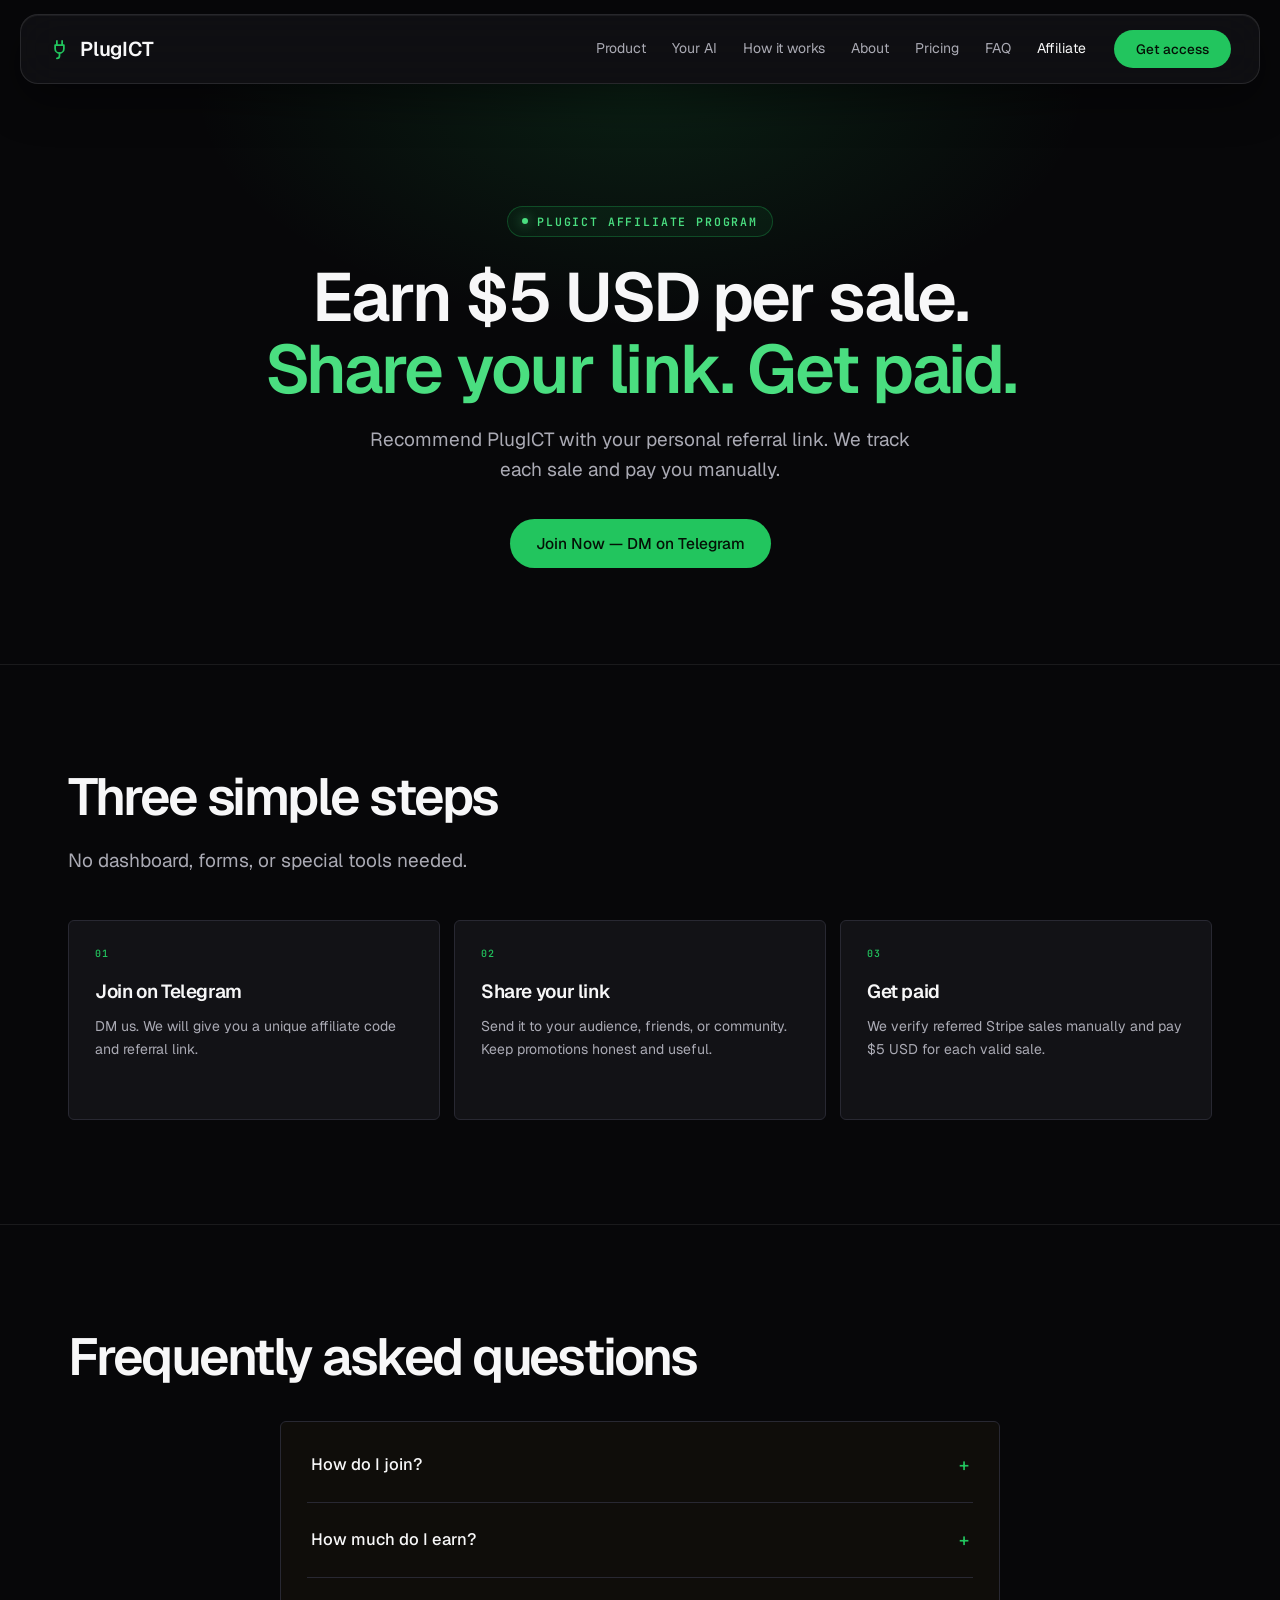
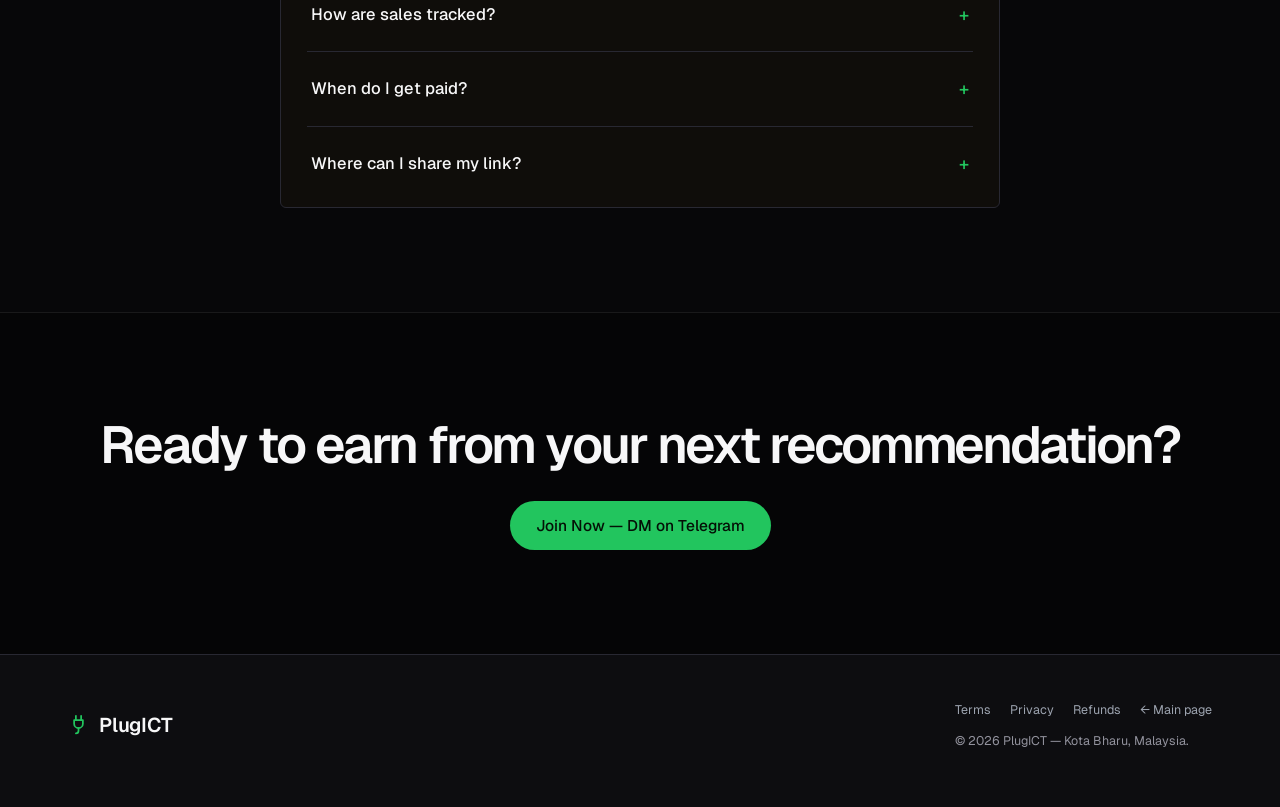
<file: affiliate.html>
<!DOCTYPE html>
<html lang="en">
<head>
<meta charset="utf-8">
<meta name="viewport" content="width=device-width, initial-scale=1">
<meta name="theme-color" content="#0a0a0a">
<link rel="icon" href="data:image/svg+xml,<svg xmlns='http://www.w3.org/2000/svg' viewBox='0 0 24 24' fill='none' stroke='%2322c55e' stroke-width='2' stroke-linecap='round' stroke-linejoin='round'><path d='M9 2v5'/><path d='M15 2v5'/><path d='M7 7h10v4a5 5 0 0 1-10 0V7z'/><path d='M12 16v3a3 3 0 0 1-3 3'/></svg>">
<title>PlugICT Affiliate Program</title>
<meta name="description" content="Earn $5 USD for every PlugICT sale you refer.">
<link rel="canonical" href="https://plugict.com/affiliate">
<link rel="preconnect" href="https://fonts.googleapis.com">
<link rel="preconnect" href="https://fonts.gstatic.com" crossorigin>
<link href="https://fonts.googleapis.com/css2?family=Geist:wght@300;400;500;600;700&family=JetBrains+Mono:wght@400;500;600&display=swap" rel="stylesheet">
<style>
  :root{
    --paper:#070709; --paper-alt:#0d0d10; --card:#121216;
    --dark:#050506; --dark-line:#282832;
    --ink:#f7f7f8; --ink-soft:#aaaab4; --ink-mut:#92929d;
    --line:#282832; --line-soft:rgba(255,255,255,.08);
    --terracotta:#22c55e; --terracotta-bright:#4ade80; --terracotta-deep:#16a34a;
    --ember-glow:rgba(34,197,94,.24); --spot:rgba(34,197,94,.06);
    --maxw:1200px;
    --sans:'Geist','Inter',system-ui,-apple-system,BlinkMacSystemFont,"Segoe UI",Roboto,Helvetica,Arial,sans-serif;
    --mono:'JetBrains Mono','IBM Plex Mono',ui-monospace,SFMono-Regular,Menlo,Consolas,monospace;
  }
  *{box-sizing:border-box;margin:0}
  html{scroll-behavior:smooth}
  body{background:var(--paper);color:var(--ink);font:400 17px/1.65 var(--sans);-webkit-font-smoothing:antialiased}
  a{color:inherit}
  em{font-style:normal;color:var(--terracotta-bright)}
  .wrap{max-width:var(--maxw);margin:0 auto;padding:0 28px}

  /* ── nav: glassmorphism floating card, matches the main page ── */
  nav{position:sticky;top:14px;z-index:20;width:calc(100% - 40px);max-width:1280px;margin:14px auto 0;
    border-radius:18px;border:1px solid rgba(255,255,255,.1);
    background:rgba(22,22,27,.55);backdrop-filter:blur(20px) saturate(160%);-webkit-backdrop-filter:blur(20px) saturate(160%);
    box-shadow:0 16px 44px rgba(0,0,0,.42), inset 0 1px 0 rgba(255,255,255,.06)}
  nav .wrap{display:flex;align-items:center;justify-content:space-between;height:68px;max-width:100%}
  .brand{display:flex;align-items:center;gap:10px;font:600 20px var(--sans);letter-spacing:-.01em;text-decoration:none}
  .brand .mark{width:21px;height:21px;flex-shrink:0;color:var(--terracotta)}
  .nav-right{display:flex;align-items:center;gap:28px}
  .navlinks{display:flex;gap:26px;align-items:center;font-size:14px}
  .navlinks a{color:var(--ink-soft);text-decoration:none;transition:color .2s}
  .navlinks a:hover,.navlinks a[aria-current]{color:var(--ink)}
  .btn{display:inline-flex;align-items:center;gap:9px;text-decoration:none;cursor:pointer;
    font:500 15.5px var(--sans);padding:14px 26px;border-radius:999px;border:none;
    transition:transform .15s ease,background .2s,border-color .2s,color .2s}
  .btn.primary{background:var(--terracotta);color:#041006;box-shadow:none}
  .btn.primary:hover{background:var(--terracotta-bright);box-shadow:0 0 32px rgba(34,197,94,.18);transform:translateY(-2px)}
  .btn.small{padding:10px 22px;font-size:13.5px;font-weight:500}
  .btn.ghost{background:rgba(255,255,255,.025);color:var(--ink);border:1.5px solid var(--line)}
  .btn.ghost:hover{background:#151519;border-color:#4b4b58;color:var(--ink);transform:translateY(-2px)}
  .btn:focus-visible{outline:2px solid var(--terracotta);outline-offset:3px}
  .nav-toggle{display:none;background:none;border:none;color:var(--ink);cursor:pointer;padding:8px;margin:-8px;line-height:0}
  .nav-toggle svg{width:26px;height:26px;display:block}
  .nav-toggle:focus-visible{outline:2px solid var(--terracotta);outline-offset:2px;border-radius:6px}
  @media(max-width:960px){
    .nav-toggle{display:grid;place-items:center}
    .navlinks{position:absolute;top:68px;left:0;right:0;display:flex;flex-direction:column;align-items:flex-start;gap:0;
      padding:14px 22px 20px;background:rgba(22,22,27,.9);backdrop-filter:blur(20px) saturate(160%);-webkit-backdrop-filter:blur(20px) saturate(160%);
      border:1px solid rgba(255,255,255,.1);border-top:0;border-radius:0 0 18px 18px;
      transform:translateY(-130%);opacity:0;visibility:hidden;pointer-events:none;
      transition:transform .22s ease,opacity .22s ease,visibility 0s linear .22s}
    .navlinks a{width:100%;padding:12px 0;border-bottom:1px solid rgba(255,255,255,.055)}
    .navlinks a:last-child{border-bottom:0}
    nav.nav-open .navlinks{transform:translateY(0);opacity:1;visibility:visible;pointer-events:auto;transition-delay:0s}
  }
  @media(max-width:720px){
    nav{width:calc(100% - 24px);top:10px;margin-top:10px;border-radius:14px}
    .navlinks{border-radius:0 0 14px 14px}
    nav .wrap{height:64px;padding:0 12px}
    .brand{font-size:18px;gap:8px}
    .brand .mark{width:18px;height:18px}
    .nav-right{gap:6px}
    nav .btn.small{display:none}
    .nav-toggle{padding:4px;margin:0}
    .nav-toggle svg{width:22px;height:22px}
  }

  /* ── page sections ── */
  section{padding:104px 28px;border-top:1px solid var(--line-soft)}
  section h2{font:600 clamp(32px,4.2vw,52px)/1.08 var(--sans);letter-spacing:-.04em}
  .center{text-align:center}
  .center h2,.center .sub,.center .eyebrow{margin-left:auto;margin-right:auto}
  .eyebrow{display:inline-flex;align-items:center;gap:9px;font:600 11.5px var(--mono);letter-spacing:.16em;
    text-transform:uppercase;color:var(--terracotta-bright);border:1px solid rgba(34,197,94,.28);
    background:rgba(34,197,94,.07);padding:7px 14px;border-radius:999px}
  .eyebrow::before{content:"";width:6px;height:6px;border-radius:50%;background:var(--terracotta-bright);
    box-shadow:0 0 12px rgba(74,222,128,.8)}
  .sub{font-size:clamp(16px,1.5vw,19px);line-height:1.6;color:var(--ink-soft);max-width:560px;margin-top:20px}

  .hero{padding:120px 28px 96px;position:relative;overflow:hidden;border-top:none;
    background:radial-gradient(50% 60% at 50% 0%,rgba(34,197,94,.13),transparent 70%)}
  .hero h1{font:600 clamp(38px,5.4vw,68px)/1.06 var(--sans);letter-spacing:-.03em;max-width:820px;margin:24px auto 0}
  .hero .cta-row{margin-top:34px}

  .moves{display:grid;grid-template-columns:repeat(3,1fr);gap:14px;margin-top:44px}
  @media(max-width:820px){.moves{grid-template-columns:1fr}}
  .move-card{background:var(--card);border:1px solid var(--line);border-radius:6px;padding:26px;min-height:200px}
  .move-card .num{font:500 10px var(--mono);letter-spacing:.12em;color:var(--terracotta)}
  .move-card h3{font-weight:600;font-size:19px;letter-spacing:-.02em;margin-top:16px}
  .move-card p{margin-top:8px;font-size:14px;line-height:1.6;color:var(--ink-soft)}

  .faq{max-width:720px;margin:36px auto 0;background:#0F0D0A;border:1px solid var(--line);border-radius:6px;padding:6px 26px;text-align:left}
  .faq details:last-of-type{border-bottom:none}
  details{border-bottom:1px solid var(--line)}
  summary{cursor:pointer;list-style:none;padding:22px 4px;font-size:16.5px;font-weight:500;
    display:flex;justify-content:space-between;align-items:center;gap:14px}
  summary::-webkit-details-marker{display:none}
  summary .chev{color:var(--terracotta);font-size:18px;transition:transform .3s ease;flex-shrink:0}
  details[open] summary .chev{transform:rotate(45deg)}
  .faq-body{display:grid;grid-template-rows:0fr;transition:grid-template-rows .35s ease}
  details[open] .faq-body{grid-template-rows:1fr}
  .faq-body>div{overflow:hidden}
  .faq-body p{color:var(--ink-soft);font-size:15px;padding:0 4px 22px;line-height:1.7}

  .join{background:var(--dark)}

  footer{border-top:1px solid var(--line);padding:44px 28px 56px;background:var(--paper-alt)}
  footer .wrap{display:flex;justify-content:space-between;gap:34px;flex-wrap:wrap}
  footer .disc{color:var(--ink-mut);font-size:12.5px;max-width:560px;line-height:1.7}
  footer a{color:inherit}

  @media(max-width:760px){
    .hero{padding:88px 20px 72px}
    section{padding:72px 20px}
  }
</style>
</head>
<body>

<nav aria-label="Main">
  <div class="wrap">
    <a class="brand" href="/"><svg class="mark" viewBox="0 0 24 24" fill="none" stroke="currentColor" stroke-width="2" stroke-linecap="round" stroke-linejoin="round" aria-hidden="true"><path d="M9 2v5"/><path d="M15 2v5"/><path d="M7 7h10v4a5 5 0 0 1-10 0V7z"/><path d="M12 16v3a3 3 0 0 1-3 3"/></svg> PlugICT</a>
    <div class="nav-right">
      <div class="navlinks" id="navmenu">
        <a href="/#capabilities">Product</a>
        <a href="/#agents">Your AI</a>
        <a href="/#setup">How it works</a>
        <a href="/#about">About</a>
        <a href="/#pricing">Pricing</a>
        <a href="/#faq">FAQ</a>
        <a href="/affiliate" aria-current="page">Affiliate</a>
      </div>
      <a class="btn primary small" href="/#pricing">Get access</a>
      <button class="nav-toggle" type="button" aria-label="Open menu" aria-expanded="false" aria-controls="navmenu">
        <svg viewBox="0 0 24 24" fill="none" stroke="currentColor" stroke-width="2" stroke-linecap="round" aria-hidden="true"><path d="M3 6h18"/><path d="M3 12h18"/><path d="M3 18h18"/></svg>
      </button>
    </div>
  </div>
</nav>

<main>
  <header class="hero center">
    <div class="wrap">
      <div class="eyebrow">PlugICT affiliate program</div>
      <h1>Earn $5 USD per sale. <em>Share your link. Get paid.</em></h1>
      <p class="sub">Recommend PlugICT with your personal referral link. We track each sale and pay you manually.</p>
      <div class="cta-row"><a class="btn primary" href="https://t.me/plugict" target="_blank" rel="noopener noreferrer">Join Now — DM on Telegram</a></div>
    </div>
  </header>

  <section>
    <div class="wrap">
      <h2>Three simple steps</h2>
      <p class="sub">No dashboard, forms, or special tools needed.</p>
      <div class="moves">
        <div class="move-card"><div class="num">01</div><h3>Join on Telegram</h3><p>DM us. We will give you a unique affiliate code and referral link.</p></div>
        <div class="move-card"><div class="num">02</div><h3>Share your link</h3><p>Send it to your audience, friends, or community. Keep promotions honest and useful.</p></div>
        <div class="move-card"><div class="num">03</div><h3>Get paid</h3><p>We verify referred Stripe sales manually and pay $5 USD for each valid sale.</p></div>
      </div>
    </div>
  </section>

  <section>
    <div class="wrap">
      <h2>Frequently asked questions</h2>
      <div class="faq">
        <details><summary>How do I join? <span class="chev">+</span></summary>
          <div class="faq-body"><div><p>DM @plugict on Telegram. We will send your personal referral code and link.</p></div></div></details>
        <details><summary>How much do I earn? <span class="chev">+</span></summary>
          <div class="faq-body"><div><p>You earn $5 USD for every valid sale made through your referral link.</p></div></div></details>
        <details><summary>How are sales tracked? <span class="chev">+</span></summary>
          <div class="faq-body"><div><p>Your link saves your affiliate code in the buyer's browser. The code is attached to their Stripe checkout so we can verify it manually.</p></div></div></details>
        <details><summary>When do I get paid? <span class="chev">+</span></summary>
          <div class="faq-body"><div><p>Payment timing and method are agreed with you on Telegram. Refunded, disputed, or fraudulent sales do not qualify.</p></div></div></details>
        <details><summary>Where can I share my link? <span class="chev">+</span></summary>
          <div class="faq-body"><div><p>You can share it with relevant audiences. Do not spam, mislead buyers, or make false claims about PlugICT.</p></div></div></details>
      </div>
    </div>
  </section>

  <section class="join center">
    <div class="wrap">
      <h2>Ready to earn from your next recommendation?</h2>
      <div class="cta-row" style="margin-top:28px"><a class="btn primary" href="https://t.me/plugict" target="_blank" rel="noopener noreferrer">Join Now — DM on Telegram</a></div>
    </div>
  </section>
</main>

<footer>
  <div class="wrap">
    <a class="brand" href="/"><svg class="mark" viewBox="0 0 24 24" fill="none" stroke="currentColor" stroke-width="2" stroke-linecap="round" stroke-linejoin="round" aria-hidden="true"><path d="M9 2v5"/><path d="M15 2v5"/><path d="M7 7h10v4a5 5 0 0 1-10 0V7z"/><path d="M12 16v3a3 3 0 0 1-3 3"/></svg> PlugICT</a>
    <div class="disc">
      <div style="margin-bottom:10px">
        <a href="/tos.html" style="color:#9ca3af;text-decoration:none;margin-right:16px">Terms</a>
        <a href="/privacy.html" style="color:#9ca3af;text-decoration:none;margin-right:16px">Privacy</a>
        <a href="/refund.html" style="color:#9ca3af;text-decoration:none">Refunds</a>
        <a href="/" style="color:#9ca3af;text-decoration:none;margin-left:16px">← Main page</a>
      </div>
      © <span id="year"></span> PlugICT — Kota Bharu, Malaysia.
    </div>
  </div>
</footer>

<script>
document.getElementById('year').textContent=new Date().getFullYear();
(function(){
  const nav=document.querySelector('nav'), tog=document.querySelector('.nav-toggle'), menu=document.getElementById('navmenu');
  if(!nav||!tog||!menu) return;
  const isMobile=()=>matchMedia('(max-width:960px)').matches;
  const setOpen=(o,returnFocus=false)=>{nav.classList.toggle('nav-open',o); tog.setAttribute('aria-expanded',o?'true':'false');
    tog.setAttribute('aria-label',o?'Close menu':'Open menu');
    menu.inert=isMobile()&&!o;
    if(menu.inert)menu.setAttribute('aria-hidden','true');else menu.removeAttribute('aria-hidden');
    if(returnFocus)tog.focus();};
  setOpen(false);
  tog.addEventListener('click',()=>setOpen(!nav.classList.contains('nav-open')));
  document.querySelectorAll('#navmenu a').forEach(a=>a.addEventListener('click',()=>setOpen(false)));
  document.addEventListener('keydown',e=>{if(e.key==='Escape'&&nav.classList.contains('nav-open'))setOpen(false,true);});
  document.addEventListener('click',e=>{
    if(nav.classList.contains('nav-open') && !e.target.closest('.nav-right')) setOpen(false);});
  matchMedia('(min-width:961px)').addEventListener('change',e=>{if(e.matches)setOpen(false);});
})();
</script>
</body>
</html>
</file>
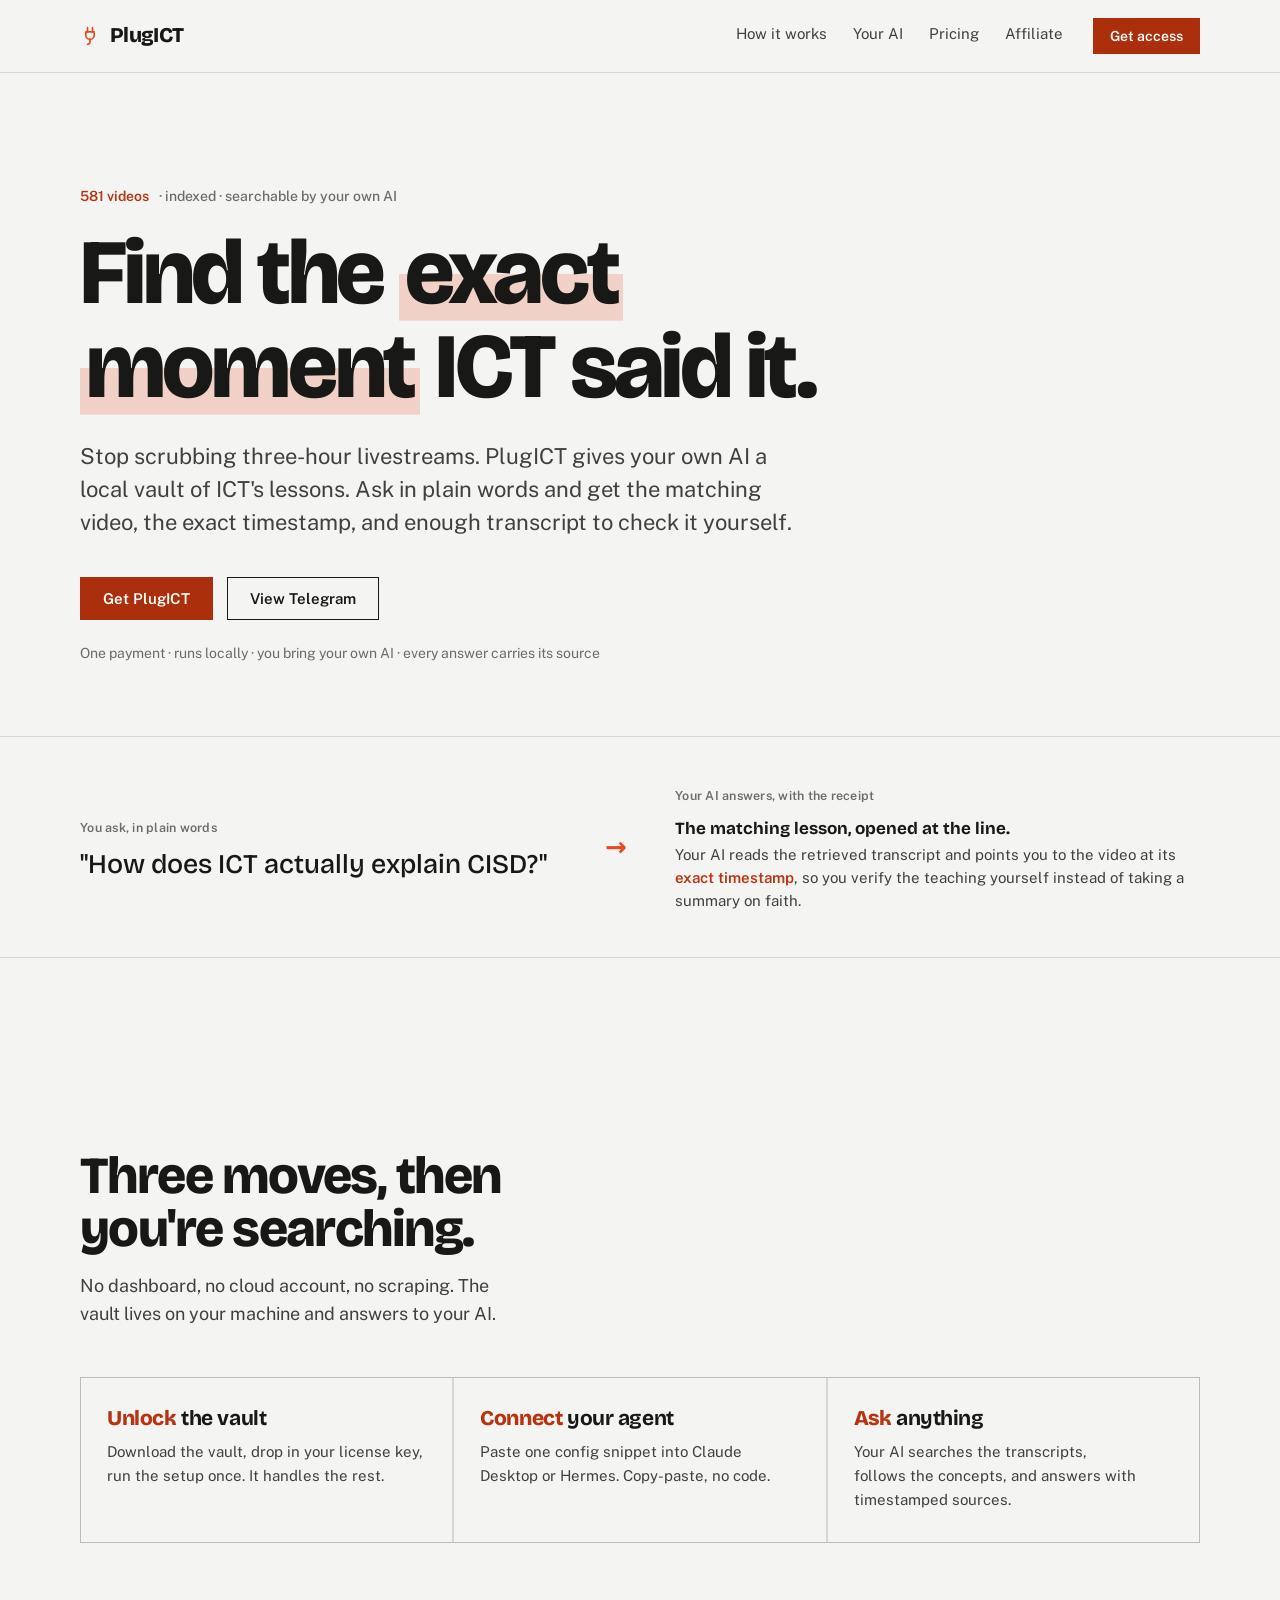
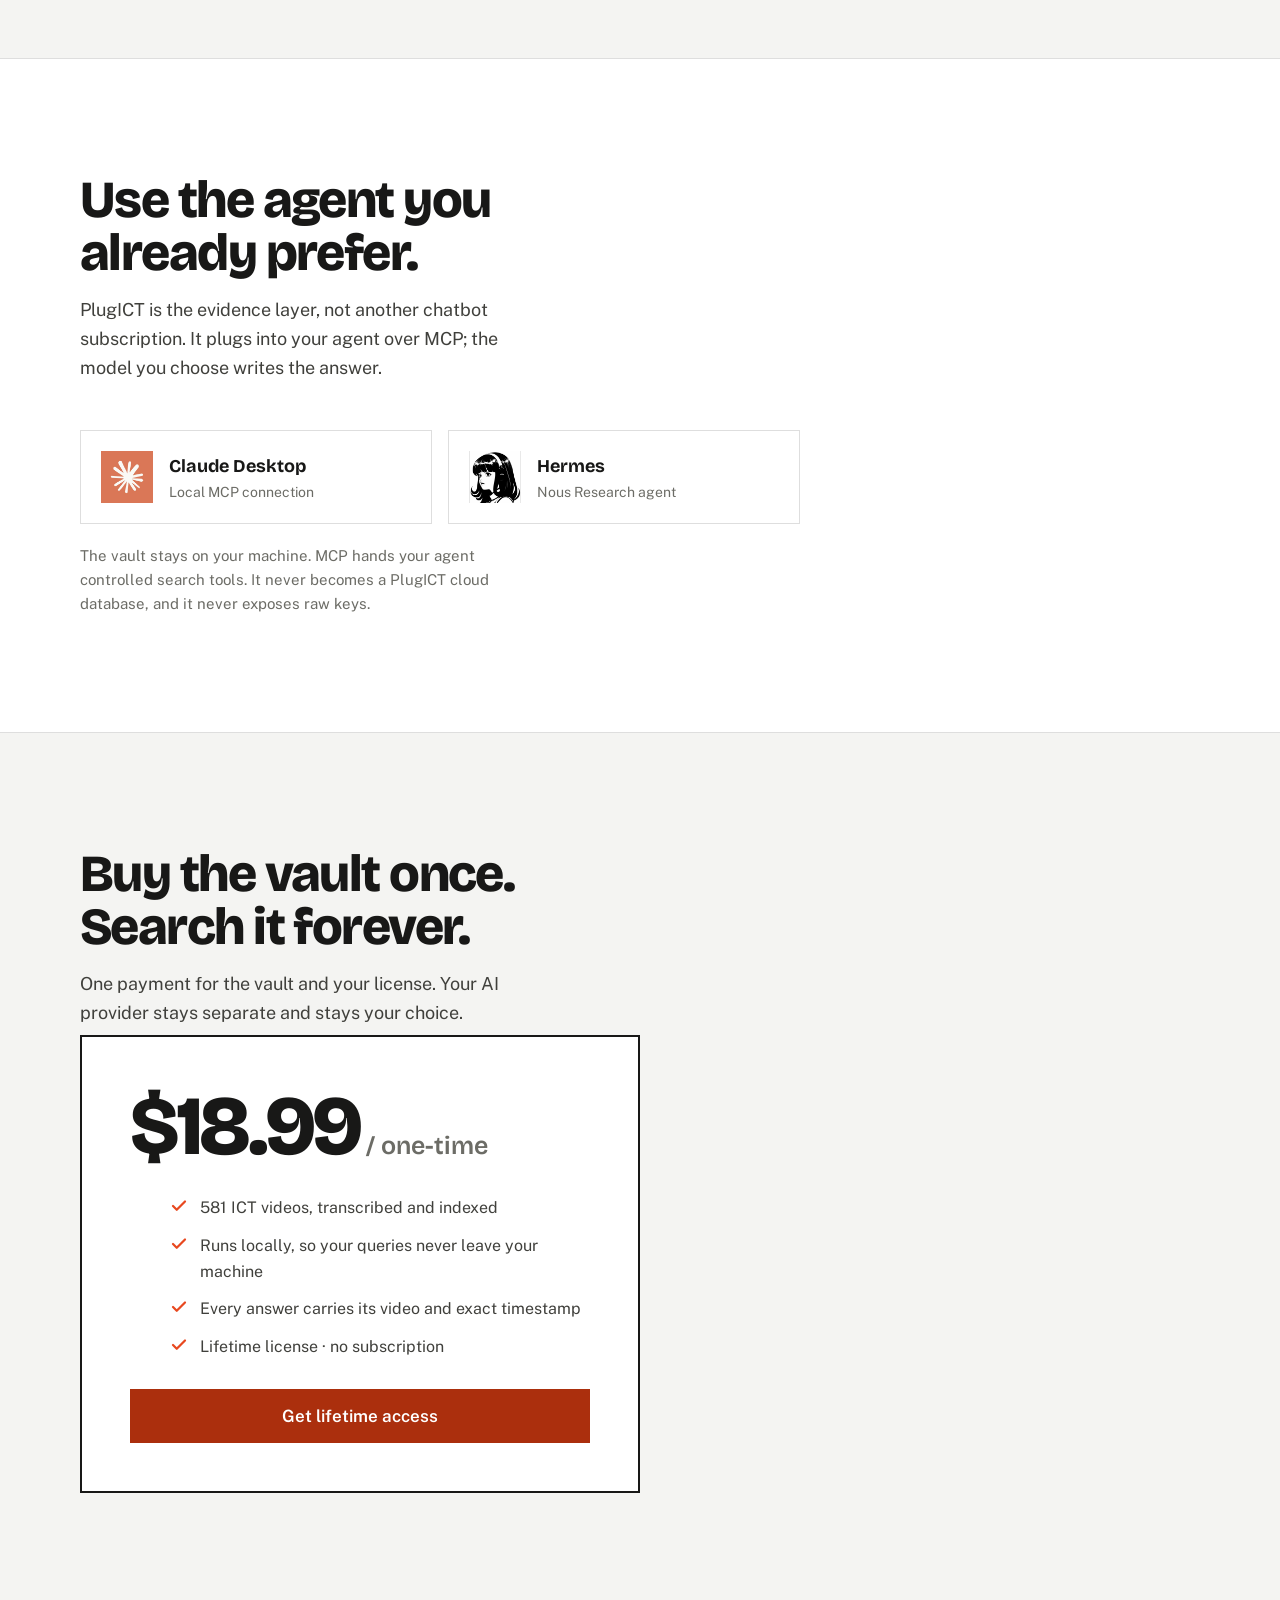
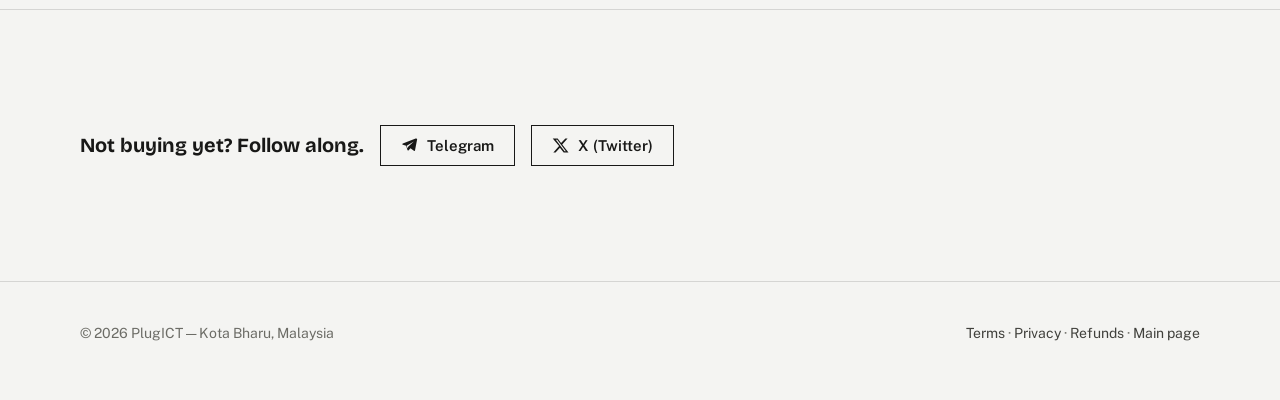
<file: impeccable-concept.html>
<!DOCTYPE html>
<html lang="en">
<head>
<meta charset="utf-8">
<meta name="viewport" content="width=device-width, initial-scale=1">
<meta name="theme-color" content="#f4f4f2">
<link rel="icon" href="data:image/svg+xml,<svg xmlns='http://www.w3.org/2000/svg' viewBox='0 0 24 24' fill='none' stroke='%23e8481f' stroke-width='2' stroke-linecap='round' stroke-linejoin='round'><path d='M9 2v5'/><path d='M15 2v5'/><path d='M7 7h10v4a5 5 0 0 1-10 0V7z'/><path d='M12 16v3a3 3 0 0 1-3 3'/></svg>">
<title>PlugICT — the exact moment ICT said it</title>
<meta name="description" content="581 ICT videos, made searchable by your own AI. Ask in plain words, get the exact video and timestamp. Runs locally. One payment.">
<link rel="preconnect" href="https://fonts.googleapis.com">
<link rel="preconnect" href="https://fonts.gstatic.com" crossorigin>
<link href="https://fonts.googleapis.com/css2?family=Bricolage+Grotesque:opsz,wght@12..96,500;12..96,700;12..96,800&family=Public+Sans:wght@400;500;600&display=swap" rel="stylesheet">
<style>
  :root{
    --bg:#f4f4f2;            /* true-neutral archive paper, not warm cream */
    --panel:#ffffff;
    --ink:#181817;           /* near-black */
    --ink-2:#40403c;         /* body — 8.5:1 on --bg */
    --ink-3:#6c6c66;         /* meta — still ≥4.5:1 */
    --line:rgba(24,24,23,.14);
    --line-2:rgba(24,24,23,.08);
    --mark:#e8481f;          /* the one committed accent: the highlighter signal */
    --mark-solid:#ab2f0d;    /* deeper accent for fills carrying white text (≥4.5:1) */
    --mark-ink:#b8330f;      /* accent text tone that keeps ≥4.5:1 on paper */
    --mark-wash:rgba(232,72,31,.20);
    --display:'Bricolage Grotesque','Public Sans',system-ui,sans-serif;
    --body:'Public Sans',system-ui,-apple-system,BlinkMacSystemFont,sans-serif;
    --z-nav:100;--z-menu:200;
  }
  *{box-sizing:border-box;margin:0}
  html{scroll-behavior:smooth}
  body{background:var(--bg);color:var(--ink-2);font:400 17px/1.6 var(--body);-webkit-font-smoothing:antialiased;overflow-x:hidden}
  a{color:inherit}
  h1,h2,h3{color:var(--ink);font-family:var(--display);font-weight:700;line-height:1.02;letter-spacing:-.02em;text-wrap:balance}
  p{text-wrap:pretty}
  .wrap{width:min(1120px,100% - 48px);margin-inline:auto}

  /* the signature move: a real highlighter marking the exact words */
  .mark{background:linear-gradient(var(--mark-wash),var(--mark-wash));
    background-size:100% 42%;background-position:0 88%;background-repeat:no-repeat;
    padding:0 .06em;color:var(--ink);box-decoration-break:clone;-webkit-box-decoration-break:clone}

  /* ── nav: solid, flat, no glass ── */
  nav{position:sticky;top:0;z-index:var(--z-nav);background:var(--bg);border-bottom:1px solid var(--line)}
  nav .wrap{display:flex;align-items:center;justify-content:space-between;height:72px}
  .brand{display:flex;align-items:center;gap:10px;font-family:var(--display);font-weight:800;font-size:21px;letter-spacing:-.03em;color:var(--ink);text-decoration:none}
  .brand svg{width:20px;height:20px;color:var(--mark)}
  .nav-right{display:flex;align-items:center;gap:30px}
  .navlinks{display:flex;gap:26px;font-size:15px}
  .navlinks a{color:var(--ink-2);text-decoration:none;padding-bottom:3px;border-bottom:2px solid transparent;transition:border-color .18s,color .18s}
  .navlinks a:hover{color:var(--ink);border-color:var(--mark)}
  .btn{display:inline-flex;align-items:center;gap:9px;font:600 15px var(--body);text-decoration:none;
    padding:12px 22px;border:1.5px solid var(--ink);background:var(--ink);color:var(--bg);cursor:pointer;
    transition:transform .12s cubic-bezier(.2,.8,.2,1),background .18s,color .18s}
  .btn:hover{transform:translateY(-2px)}
  .btn.solid{background:var(--mark-solid);border-color:var(--mark-solid);color:#fff}
  .btn.ghost{background:transparent;color:var(--ink)}
  .btn.ghost:hover{background:var(--ink);color:var(--bg)}
  .btn.small{padding:9px 16px;font-size:14px}
  .btn:focus-visible,a:focus-visible{outline:2.5px solid var(--mark);outline-offset:3px}
  .nav-toggle{display:none;background:none;border:none;color:var(--ink);cursor:pointer;padding:6px;margin:-6px}
  .nav-toggle svg{width:26px;height:26px;display:block}

  @media(max-width:860px){
    .nav-toggle{display:inline-flex}
    .navlinks{position:absolute;top:72px;left:0;right:0;flex-direction:column;gap:0;
      background:var(--bg);border-bottom:1px solid var(--line);
      transform:translateY(-115%);transition:transform .28s cubic-bezier(.2,.8,.2,1);z-index:var(--z-menu)}
    nav.open .navlinks{transform:translateY(0)}
    .navlinks a{padding:16px 24px;border-bottom:1px solid var(--line-2)}
    .navlinks a:hover{border-color:var(--line-2)}
  }

  /* ── hero ── */
  .hero{padding:clamp(56px,9vw,120px) 0 clamp(48px,6vw,84px)}
  .hero .index-tag{font:500 14px var(--body);color:var(--ink-3);display:flex;align-items:center;gap:10px}
  .hero .index-tag b{color:var(--mark-ink);font-weight:600}
  .hero h1{font-size:clamp(44px,7.4vw,92px);font-weight:800;letter-spacing:-.035em;margin-top:22px;max-width:14ch}
  .hero .lede{font-size:clamp(18px,2.2vw,22px);line-height:1.5;color:var(--ink-2);max-width:56ch;margin-top:26px}
  .hero .cta{display:flex;gap:14px;flex-wrap:wrap;margin-top:38px}
  .hero .fine{margin-top:22px;font-size:14px;color:var(--ink-3)}

  /* honest "ask → find" strip, real product logic, no fabricated screenshot */
  .askfind{margin-top:clamp(44px,6vw,72px);border-top:1px solid var(--line);border-bottom:1px solid var(--line);padding-block:clamp(26px,4vw,44px)}
  .askfind .row{display:grid;grid-template-columns:1fr auto 1.1fr;gap:clamp(18px,4vw,48px);align-items:center}
  .askfind .ask .k,.askfind .find .k{font:600 12.5px var(--body);letter-spacing:.02em;color:var(--ink-3);text-transform:none}
  .askfind .ask p{font-family:var(--display);font-weight:500;font-size:clamp(20px,2.6vw,27px);color:var(--ink);margin-top:8px;line-height:1.2}
  .askfind .arrow{color:var(--mark);font-size:26px;font-weight:700}
  .askfind .find .hit{margin-top:8px;font-size:15px;line-height:1.55}
  .askfind .find .src{display:block;font-family:var(--display);font-weight:700;color:var(--ink);font-size:17px}
  .askfind .find .ts{color:var(--mark-ink);font-weight:600}
  @media(max-width:760px){.askfind .row{grid-template-columns:1fr}.askfind .arrow{transform:rotate(90deg);justify-self:start}}

  /* ── generic section ── */
  section{padding:clamp(64px,9vw,120px) 0}
  .sec-head{max-width:44ch}
  .sec-head h2{font-size:clamp(30px,4.4vw,52px);font-weight:800;letter-spacing:-.03em}
  .sec-head p{margin-top:16px;font-size:18px;color:var(--ink-2)}

  /* how it works — prose steps, no numbered-eyebrow scaffold */
  .flow{display:grid;grid-template-columns:repeat(auto-fit,minmax(240px,1fr));gap:2px;margin-top:48px;
    background:var(--line);border:1px solid var(--line)}
  .flow > div{background:var(--bg);padding:30px 26px}
  .flow h3{font-size:21px;font-weight:700}
  .flow .lead-word{color:var(--mark-ink);font-family:var(--display);font-weight:800}
  .flow p{margin-top:10px;font-size:15px;color:var(--ink-2)}

  /* agents */
  .agents{display:grid;grid-template-columns:1fr 1fr;gap:16px;margin-top:48px;max-width:720px}
  @media(max-width:620px){.agents{grid-template-columns:1fr}}
  .agent{display:flex;align-items:center;gap:16px;padding:20px;background:var(--panel);border:1px solid var(--line)}
  .agent img{width:52px;height:52px;object-fit:cover;flex:none;background:#111}
  .agent .n{font-family:var(--display);font-weight:700;font-size:18px;color:var(--ink)}
  .agent .d{font-size:14px;color:var(--ink-3)}
  .agents-note{margin-top:20px;font-size:15px;color:var(--ink-3);max-width:52ch}

  /* pricing — one honest offer, no hero-metric template */
  .price{margin-top:8px}
  .price-card{border:2px solid var(--ink);background:var(--panel);padding:clamp(30px,4vw,48px);max-width:560px}
  .price-card .amt{font-family:var(--display);font-weight:800;font-size:clamp(52px,8vw,84px);color:var(--ink);letter-spacing:-.04em;line-height:1}
  .price-card .amt small{font-size:.3em;font-weight:600;color:var(--ink-3);letter-spacing:0}
  .price-card ul{list-style:none;margin:26px 0 0;display:grid;gap:12px}
  .price-card li{display:flex;gap:12px;font-size:16px;color:var(--ink-2)}
  .price-card li::before{content:"";width:18px;height:18px;flex:none;margin-top:2px;
    background:var(--mark);-webkit-mask:url("data:image/svg+xml,<svg xmlns='http://www.w3.org/2000/svg' viewBox='0 0 24 24' fill='none' stroke='white' stroke-width='3' stroke-linecap='round' stroke-linejoin='round'><path d='M20 6 9 17l-5-5'/></svg>") center/contain no-repeat;
    mask:url("data:image/svg+xml,<svg xmlns='http://www.w3.org/2000/svg' viewBox='0 0 24 24' fill='none' stroke='white' stroke-width='3' stroke-linecap='round' stroke-linejoin='round'><path d='M20 6 9 17l-5-5'/></svg>") center/contain no-repeat}
  .price-card .btn{margin-top:30px;width:100%;justify-content:center;font-size:17px;padding:16px}

  /* follow */
  .follow{border-top:1px solid var(--line)}
  .follow .row{display:flex;flex-wrap:wrap;align-items:center;gap:16px}
  .follow .lbl{font-family:var(--display);font-weight:700;font-size:20px;color:var(--ink)}
  .chip{display:inline-flex;align-items:center;gap:9px;padding:11px 20px;border:1.5px solid var(--ink);
    font:600 15px var(--body);color:var(--ink);text-decoration:none;transition:background .18s,color .18s}
  .chip:hover{background:var(--ink);color:var(--bg)}
  .chip svg{width:17px;height:17px}

  footer{border-top:1px solid var(--line);padding:40px 0 56px;color:var(--ink-3);font-size:14px}
  footer .wrap{display:flex;justify-content:space-between;gap:24px;flex-wrap:wrap}
  footer a{color:var(--ink-2);text-decoration:none}
  footer a:hover{color:var(--mark-ink)}

  /* motion: one orchestrated load, reduced-motion safe, content visible by default */
  @media(prefers-reduced-motion:no-preference){
    .rise{animation:rise .7s cubic-bezier(.16,1,.3,1) both}
    .rise:nth-child(2){animation-delay:.06s}.rise:nth-child(3){animation-delay:.12s}.rise:nth-child(4){animation-delay:.18s}
    @keyframes rise{from{opacity:0;transform:translateY(14px)}to{opacity:1;transform:none}}
  }
</style>
</head>
<body>

<nav aria-label="Main">
  <div class="wrap">
    <a class="brand" href="#top"><svg viewBox="0 0 24 24" fill="none" stroke="currentColor" stroke-width="2" stroke-linecap="round" stroke-linejoin="round" aria-hidden="true"><path d="M9 2v5"/><path d="M15 2v5"/><path d="M7 7h10v4a5 5 0 0 1-10 0V7z"/><path d="M12 16v3a3 3 0 0 1-3 3"/></svg> PlugICT</a>
    <div class="nav-right">
      <div class="navlinks" id="menu">
        <a href="#how">How it works</a>
        <a href="#agents">Your AI</a>
        <a href="#pricing">Pricing</a>
        <a href="/affiliate.html">Affiliate</a>
      </div>
      <a class="btn solid small" href="#pricing">Get access</a>
      <button class="nav-toggle" type="button" aria-label="Open menu" aria-expanded="false" aria-controls="menu">
        <svg viewBox="0 0 24 24" fill="none" stroke="currentColor" stroke-width="2" stroke-linecap="round"><path d="M3 6h18"/><path d="M3 12h18"/><path d="M3 18h18"/></svg>
      </button>
    </div>
  </div>
</nav>

<main id="top">
  <header class="hero">
    <div class="wrap">
      <div class="index-tag rise"><b>581 videos</b> · indexed · searchable by your own AI</div>
      <h1 class="rise">Find the <span class="mark">exact moment</span> ICT said it.</h1>
      <p class="lede rise">Stop scrubbing three-hour livestreams. PlugICT gives your own AI a local vault of ICT's lessons. Ask in plain words and get the matching video, the exact timestamp, and enough transcript to check it yourself.</p>
      <div class="cta rise">
        <a class="btn solid" href="#pricing">Get PlugICT</a>
        <a class="btn ghost" href="https://telegram.me/plugICT_here" target="_blank" rel="noopener noreferrer">View Telegram</a>
      </div>
      <div class="fine rise">One payment · runs locally · you bring your own AI · every answer carries its source</div>
    </div>

    <div class="askfind">
      <div class="wrap">
        <div class="row">
          <div class="ask">
            <span class="k">You ask, in plain words</span>
            <p>"How does ICT actually explain CISD?"</p>
          </div>
          <div class="arrow" aria-hidden="true">→</div>
          <div class="find">
            <span class="k">Your AI answers, with the receipt</span>
            <div class="hit">
              <span class="src">The matching lesson, opened at the line.</span>
              Your AI reads the retrieved transcript and points you to the video at its <span class="ts">exact timestamp</span>, so you verify the teaching yourself instead of taking a summary on faith.
            </div>
          </div>
        </div>
      </div>
    </div>
  </header>

  <section id="how">
    <div class="wrap">
      <div class="sec-head">
        <h2>Three moves, then you're searching.</h2>
        <p>No dashboard, no cloud account, no scraping. The vault lives on your machine and answers to your AI.</p>
      </div>
      <div class="flow">
        <div>
          <h3><span class="lead-word">Unlock</span> the vault</h3>
          <p>Download the vault, drop in your license key, run the setup once. It handles the rest.</p>
        </div>
        <div>
          <h3><span class="lead-word">Connect</span> your agent</h3>
          <p>Paste one config snippet into Claude Desktop or Hermes. Copy-paste, no code.</p>
        </div>
        <div>
          <h3><span class="lead-word">Ask</span> anything</h3>
          <p>Your AI searches the transcripts, follows the concepts, and answers with timestamped sources.</p>
        </div>
      </div>
    </div>
  </section>

  <section id="agents" style="background:var(--panel);border-top:1px solid var(--line);border-bottom:1px solid var(--line)">
    <div class="wrap">
      <div class="sec-head">
        <h2>Use the agent you already prefer.</h2>
        <p>PlugICT is the evidence layer, not another chatbot subscription. It plugs into your agent over MCP; the model you choose writes the answer.</p>
      </div>
      <div class="agents">
        <div class="agent">
          <img src="assets/logos/claude.jpg" alt="Claude" loading="lazy">
          <div><div class="n">Claude Desktop</div><div class="d">Local MCP connection</div></div>
        </div>
        <div class="agent">
          <img src="assets/logos/hermes.jpg" alt="Hermes" loading="lazy">
          <div><div class="n">Hermes</div><div class="d">Nous Research agent</div></div>
        </div>
      </div>
      <p class="agents-note">The vault stays on your machine. MCP hands your agent controlled search tools. It never becomes a PlugICT cloud database, and it never exposes raw keys.</p>
    </div>
  </section>

  <section id="pricing">
    <div class="wrap">
      <div class="sec-head">
        <h2>Buy the vault once. Search it forever.</h2>
        <p>One payment for the vault and your license. Your AI provider stays separate and stays your choice.</p>
      </div>
      <div class="price">
        <div class="price-card">
          <div class="amt">$18.99<small> / one-time</small></div>
          <ul>
            <li>581 ICT videos, transcribed and indexed</li>
            <li>Runs locally, so your queries never leave your machine</li>
            <li>Every answer carries its video and exact timestamp</li>
            <li>Lifetime license · no subscription</li>
          </ul>
          <a class="btn solid" href="https://buy.stripe.com/7sY14oeiC06QdVX9Hm6Ri01" target="_blank" rel="noopener noreferrer">Get lifetime access</a>
        </div>
      </div>
    </div>
  </section>

  <section class="follow">
    <div class="wrap">
      <div class="row">
        <span class="lbl">Not buying yet? Follow along.</span>
        <a class="chip" href="https://telegram.me/plugICT_here" target="_blank" rel="noopener noreferrer">
          <svg viewBox="0 0 24 24" fill="currentColor" aria-hidden="true"><path d="M21.7 2.3a1 1 0 0 0-1-.2L2.6 9.1a1 1 0 0 0 .1 1.9l4.6 1.5 1.8 5.7a1 1 0 0 0 1.7.4l2.6-2.7 4.8 3.5a1 1 0 0 0 1.6-.6l3-15.5a1 1 0 0 0-1.1-1Zm-3.5 4.1-8.1 7.4-.8 2.5-1.2-3.8 10.1-6.1Z"/></svg>Telegram</a>
        <a class="chip" href="https://x.com/plugICT" target="_blank" rel="noopener noreferrer">
          <svg viewBox="0 0 24 24" fill="currentColor" aria-hidden="true"><path d="M18.9 2H22l-7.6 8.7L23.3 22h-6.8l-5.3-6.9L5 22H1.9l8.1-9.3L1 2h7l4.8 6.3L18.9 2Zm-1.2 18h1.9L7.4 3.9H5.4L17.7 20Z"/></svg>X (Twitter)</a>
      </div>
    </div>
  </section>
</main>

<footer>
  <div class="wrap">
    <span>© <span id="year"></span> PlugICT — Kota Bharu, Malaysia</span>
    <span><a href="/tos.html">Terms</a> · <a href="/privacy.html">Privacy</a> · <a href="/refund.html">Refunds</a> · <a href="/">Main page</a></span>
  </div>
</footer>

<script>
  document.getElementById('year').textContent=new Date().getFullYear();
  (function(){
    const nav=document.querySelector('nav'),tog=document.querySelector('.nav-toggle');
    tog.addEventListener('click',()=>{const o=nav.classList.toggle('open');tog.setAttribute('aria-expanded',o?'true':'false');});
    document.querySelectorAll('#menu a').forEach(a=>a.addEventListener('click',()=>nav.classList.remove('open')));
  })();
</script>
</body>
</html>
</file>
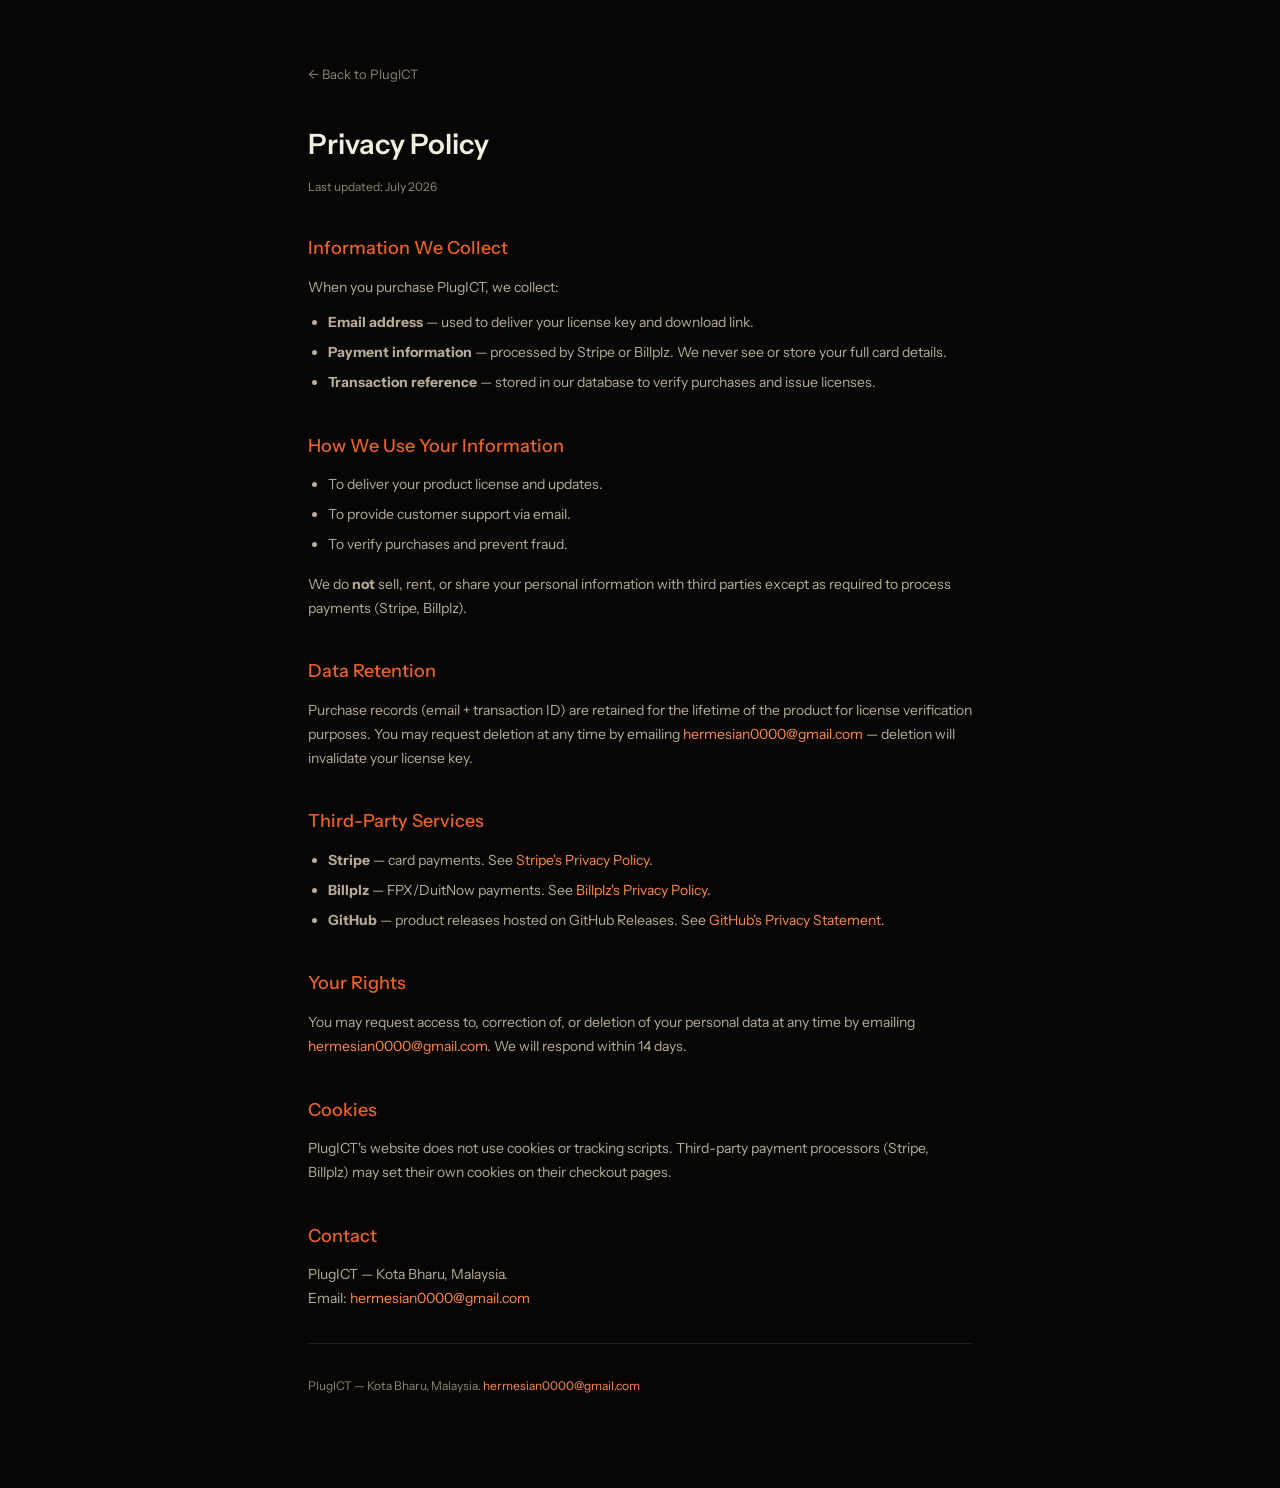
<file: privacy.html>
<!DOCTYPE html>
<html lang="en">
<head>
<meta charset="utf-8">
<meta name="viewport" content="width=device-width, initial-scale=1">
<meta name="theme-color" content="#0D0B08">
<link rel="icon" href="data:image/svg+xml,<svg xmlns='http://www.w3.org/2000/svg' viewBox='0 0 24 24' fill='none' stroke='%23E8622C' stroke-width='2' stroke-linecap='round' stroke-linejoin='round'><path d='M9 2v5'/><path d='M15 2v5'/><path d='M7 7h10v4a5 5 0 0 1-10 0V7z'/><path d='M12 16v3a3 3 0 0 1-3 3'/></svg>">
<title>PlugICT — Privacy Policy</title>
<link rel="preconnect" href="https://fonts.googleapis.com">
<link rel="preconnect" href="https://fonts.gstatic.com" crossorigin>
<link href="https://fonts.googleapis.com/css2?family=Instrument+Sans:wght@400;500;600&family=IBM+Plex+Mono:wght@400;500&display=swap" rel="stylesheet">
<style>
  *{box-sizing:border-box; margin:0}
  body{
    background:#070605; color:#F4EEDF;
    font-family:'Instrument Sans',-apple-system,BlinkMacSystemFont,"Segoe UI",Roboto,sans-serif;
    line-height:1.7; padding:0;
    -webkit-font-smoothing:antialiased;
  }
  .wrap{max-width:720px; margin:0 auto; padding:60px 28px 80px}
  h1{font-size:28px; font-weight:600; margin-bottom:8px}
  h2{font-size:18px; font-weight:500; margin-top:36px; margin-bottom:12px; color:#E8622C}
  p, li{color:#B8AC96; font-size:14px; margin-bottom:12px}
  ul{padding-left:20px; margin-bottom:16px}
  li{margin-bottom:6px}
  a{color:#FF8A4A; text-decoration:none}
  a:hover{text-decoration:underline}
  .back{display:inline-block; margin-bottom:36px; font-size:13px; color:#8F8470}
  .back:hover{color:#F4EEDF}
  hr{border:none; border-top:1px solid rgba(242,234,217,.11); margin:32px 0}
  .updated{color:#8F8470; font-size:12px; margin-top:4px}
</style>
</head>
<body>
<div class="wrap">
  <a href="/" class="back">← Back to PlugICT</a>
  <h1>Privacy Policy</h1>
  <p class="updated">Last updated: July 2026</p>

  <h2>Information We Collect</h2>
  <p>When you purchase PlugICT, we collect:</p>
  <ul>
    <li><b>Email address</b> — used to deliver your license key and download link.</li>
    <li><b>Payment information</b> — processed by Stripe or Billplz. We never see or store your full card details.</li>
    <li><b>Transaction reference</b> — stored in our database to verify purchases and issue licenses.</li>
  </ul>

  <h2>How We Use Your Information</h2>
  <ul>
    <li>To deliver your product license and updates.</li>
    <li>To provide customer support via email.</li>
    <li>To verify purchases and prevent fraud.</li>
  </ul>
  <p>We do <b>not</b> sell, rent, or share your personal information with third parties except as required to process payments (Stripe, Billplz).</p>

  <h2>Data Retention</h2>
  <p>Purchase records (email + transaction ID) are retained for the lifetime of the product for license verification purposes. You may request deletion at any time by emailing <a href="mailto:hermesian0000@gmail.com">hermesian0000@gmail.com</a> — deletion will invalidate your license key.</p>

  <h2>Third-Party Services</h2>
  <ul>
    <li><b>Stripe</b> — card payments. See <a href="https://stripe.com/privacy">Stripe's Privacy Policy</a>.</li>
    <li><b>Billplz</b> — FPX/DuitNow payments. See <a href="https://www.billplz.com/privacy-policy">Billplz's Privacy Policy</a>.</li>
    <li><b>GitHub</b> — product releases hosted on GitHub Releases. See <a href="https://docs.github.com/en/site-policy/privacy-policies">GitHub's Privacy Statement</a>.</li>
  </ul>

  <h2>Your Rights</h2>
  <p>You may request access to, correction of, or deletion of your personal data at any time by emailing <a href="mailto:hermesian0000@gmail.com">hermesian0000@gmail.com</a>. We will respond within 14 days.</p>

  <h2>Cookies</h2>
  <p>PlugICT's website does not use cookies or tracking scripts. Third-party payment processors (Stripe, Billplz) may set their own cookies on their checkout pages.</p>

  <h2>Contact</h2>
  <p>PlugICT — Kota Bharu, Malaysia.<br>Email: <a href="mailto:hermesian0000@gmail.com">hermesian0000@gmail.com</a></p>

  <hr>
  <p style="font-size:12px; color:#8F8470">PlugICT — Kota Bharu, Malaysia. <a href="mailto:hermesian0000@gmail.com">hermesian0000@gmail.com</a></p>
</div>
</body>
</html>
</file>
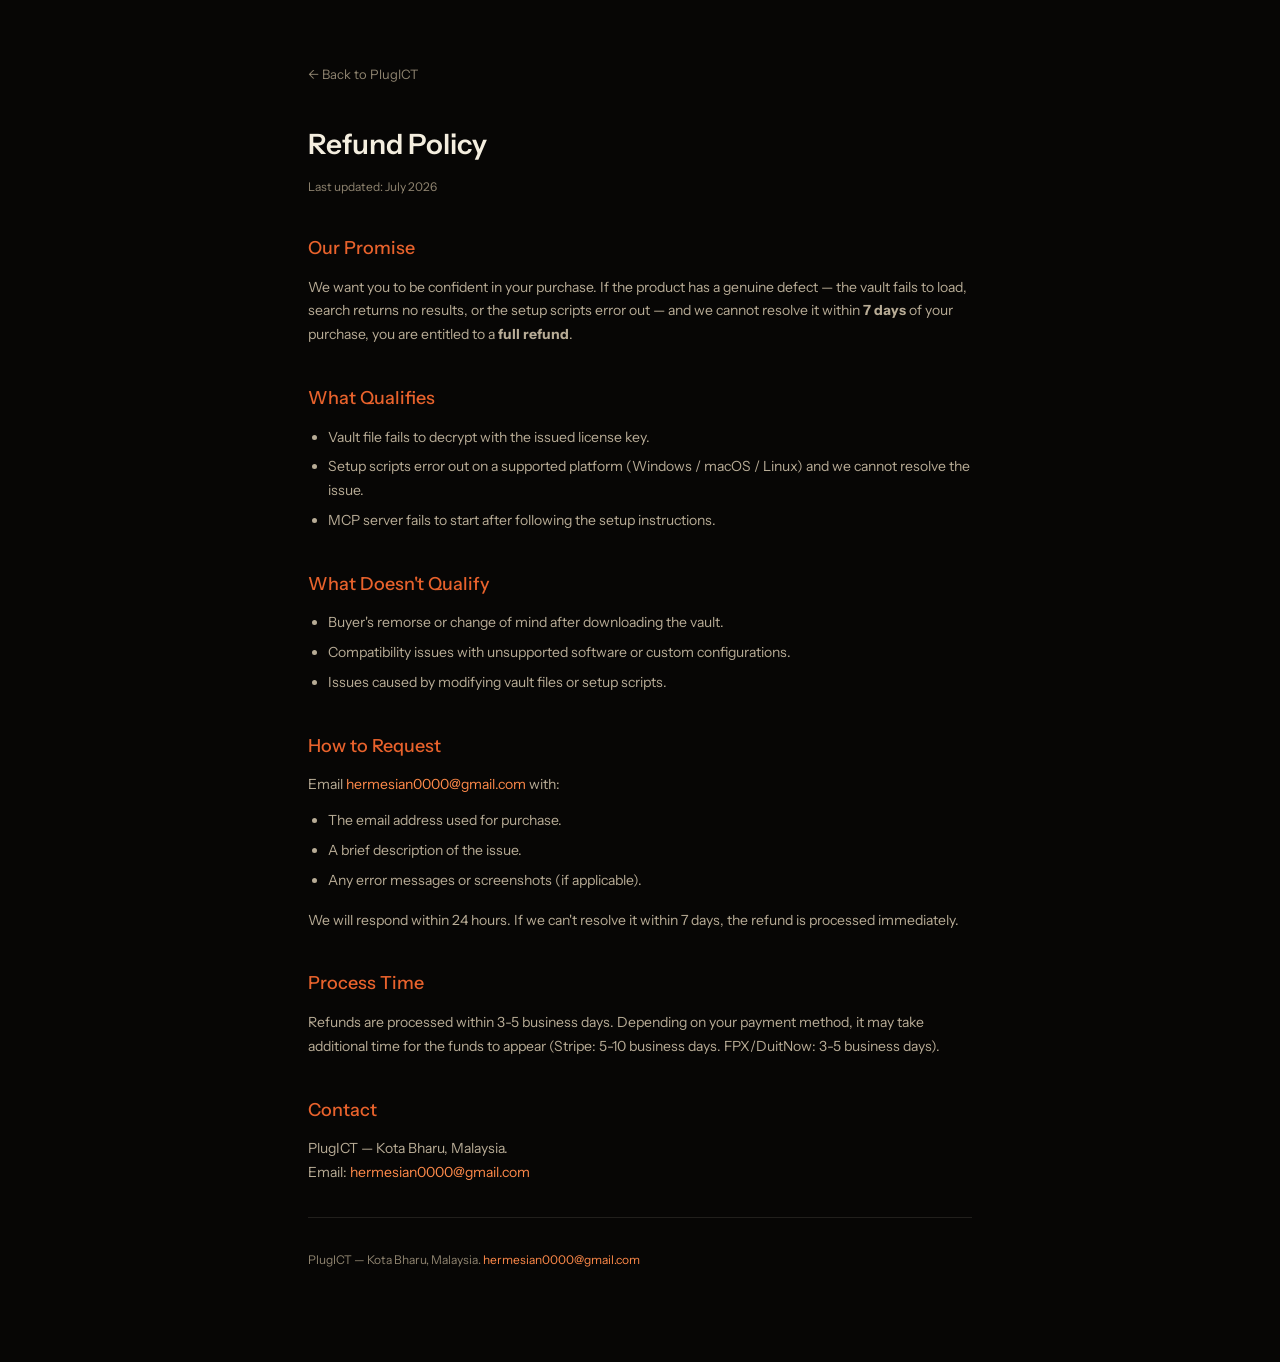
<file: refund.html>
<!DOCTYPE html>
<html lang="en">
<head>
<meta charset="utf-8">
<meta name="viewport" content="width=device-width, initial-scale=1">
<meta name="theme-color" content="#0D0B08">
<link rel="icon" href="data:image/svg+xml,<svg xmlns='http://www.w3.org/2000/svg' viewBox='0 0 24 24' fill='none' stroke='%23E8622C' stroke-width='2' stroke-linecap='round' stroke-linejoin='round'><path d='M9 2v5'/><path d='M15 2v5'/><path d='M7 7h10v4a5 5 0 0 1-10 0V7z'/><path d='M12 16v3a3 3 0 0 1-3 3'/></svg>">
<title>PlugICT — Refund Policy</title>
<link rel="preconnect" href="https://fonts.googleapis.com">
<link rel="preconnect" href="https://fonts.gstatic.com" crossorigin>
<link href="https://fonts.googleapis.com/css2?family=Instrument+Sans:wght@400;500;600&family=IBM+Plex+Mono:wght@400;500&display=swap" rel="stylesheet">
<style>
  *{box-sizing:border-box; margin:0}
  body{
    background:#070605; color:#F4EEDF;
    font-family:'Instrument Sans',-apple-system,BlinkMacSystemFont,"Segoe UI",Roboto,sans-serif;
    line-height:1.7; padding:0;
    -webkit-font-smoothing:antialiased;
  }
  .wrap{max-width:720px; margin:0 auto; padding:60px 28px 80px}
  h1{font-size:28px; font-weight:600; margin-bottom:8px}
  h2{font-size:18px; font-weight:500; margin-top:36px; margin-bottom:12px; color:#E8622C}
  p, li{color:#B8AC96; font-size:14px; margin-bottom:12px}
  ul{padding-left:20px; margin-bottom:16px}
  li{margin-bottom:6px}
  a{color:#FF8A4A; text-decoration:none}
  a:hover{text-decoration:underline}
  .back{display:inline-block; margin-bottom:36px; font-size:13px; color:#8F8470}
  .back:hover{color:#F4EEDF}
  hr{border:none; border-top:1px solid rgba(242,234,217,.11); margin:32px 0}
  .updated{color:#8F8470; font-size:12px; margin-top:4px}
</style>
</head>
<body>
<div class="wrap">
  <a href="/" class="back">← Back to PlugICT</a>
  <h1>Refund Policy</h1>
  <p class="updated">Last updated: July 2026</p>

  <h2>Our Promise</h2>
  <p>We want you to be confident in your purchase. If the product has a genuine defect — the vault fails to load, search returns no results, or the setup scripts error out — and we cannot resolve it within <b>7 days</b> of your purchase, you are entitled to a <b>full refund</b>.</p>

  <h2>What Qualifies</h2>
  <ul>
    <li>Vault file fails to decrypt with the issued license key.</li>
    <li>Setup scripts error out on a supported platform (Windows / macOS / Linux) and we cannot resolve the issue.</li>
    <li>MCP server fails to start after following the setup instructions.</li>
  </ul>

  <h2>What Doesn't Qualify</h2>
  <ul>
    <li>Buyer's remorse or change of mind after downloading the vault.</li>
    <li>Compatibility issues with unsupported software or custom configurations.</li>
    <li>Issues caused by modifying vault files or setup scripts.</li>
  </ul>

  <h2>How to Request</h2>
  <p>Email <a href="mailto:hermesian0000@gmail.com">hermesian0000@gmail.com</a> with:</p>
  <ul>
    <li>The email address used for purchase.</li>
    <li>A brief description of the issue.</li>
    <li>Any error messages or screenshots (if applicable).</li>
  </ul>
  <p>We will respond within 24 hours. If we can't resolve it within 7 days, the refund is processed immediately.</p>

  <h2>Process Time</h2>
  <p>Refunds are processed within 3-5 business days. Depending on your payment method, it may take additional time for the funds to appear (Stripe: 5-10 business days. FPX/DuitNow: 3-5 business days).</p>

  <h2>Contact</h2>
  <p>PlugICT — Kota Bharu, Malaysia.<br>Email: <a href="mailto:hermesian0000@gmail.com">hermesian0000@gmail.com</a></p>

  <hr>
  <p style="font-size:12px; color:#8F8470">PlugICT — Kota Bharu, Malaysia. <a href="mailto:hermesian0000@gmail.com">hermesian0000@gmail.com</a></p>
</div>
</body>
</html>
</file>
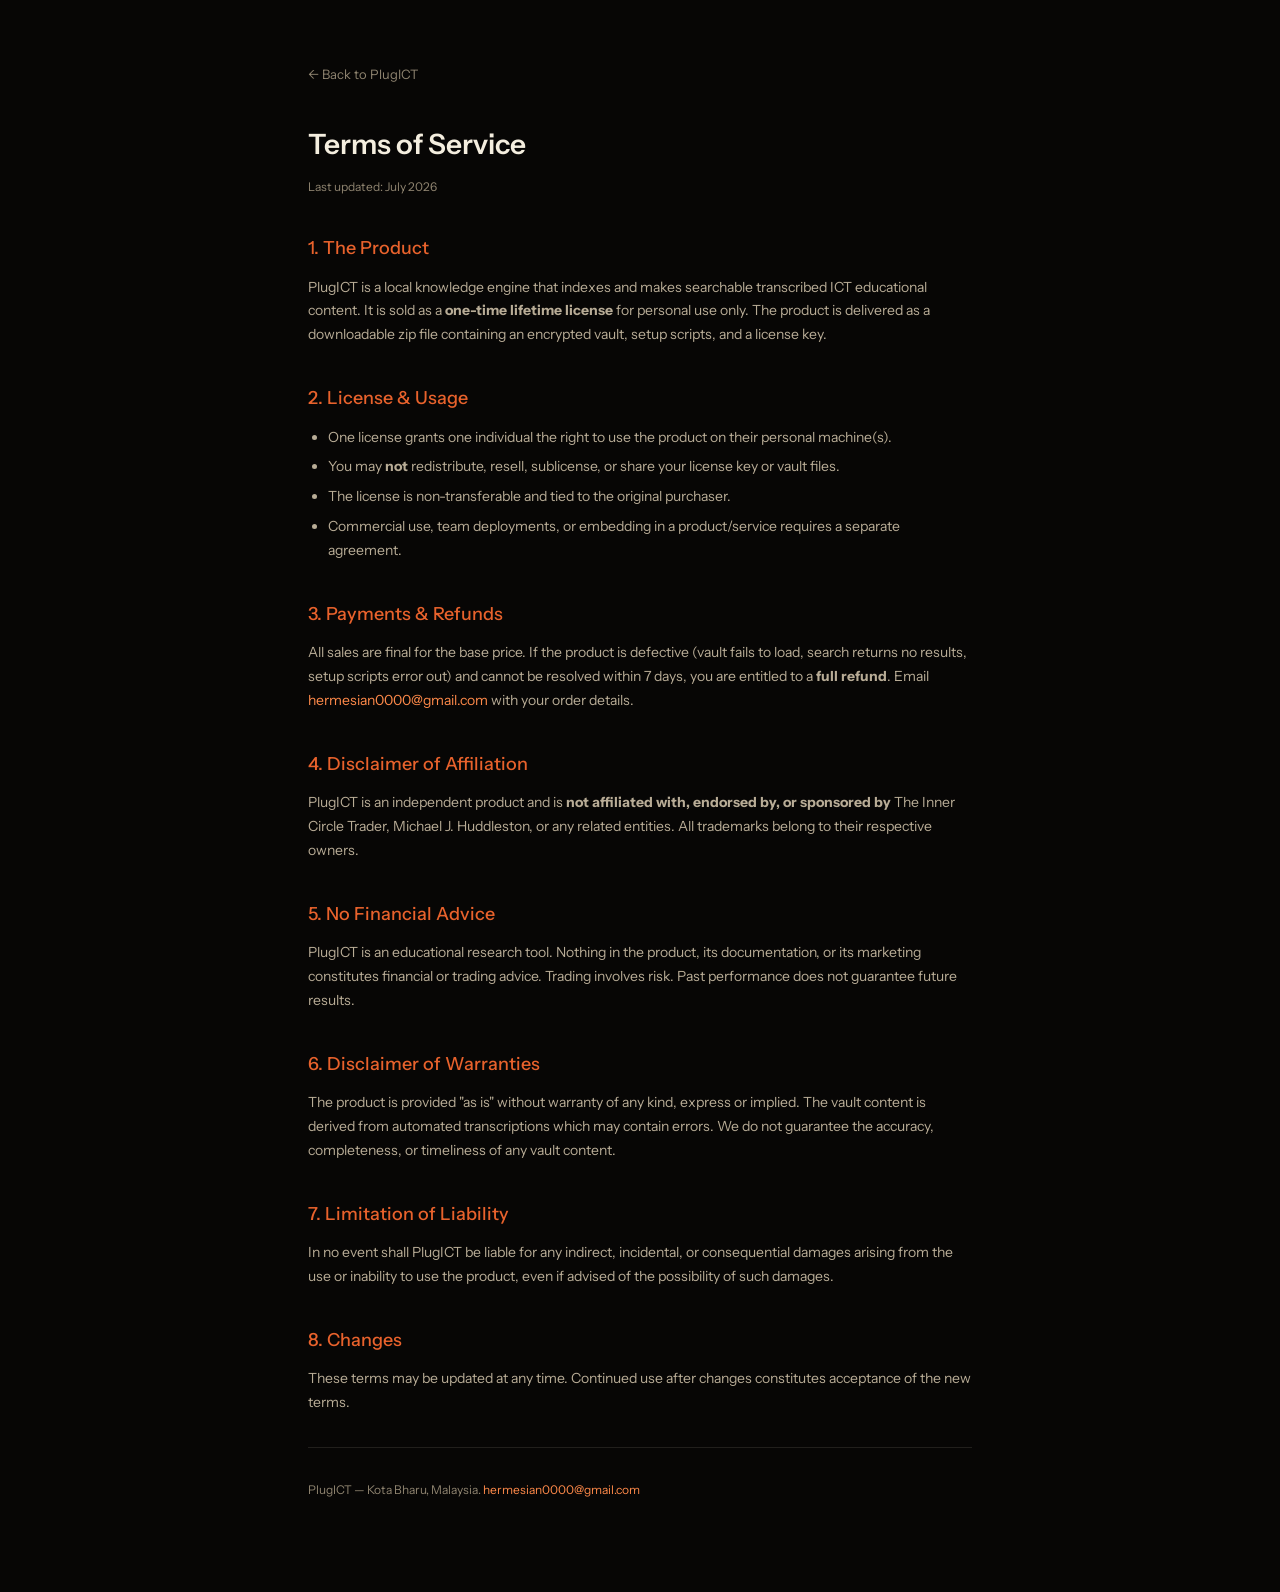
<file: tos.html>
<!DOCTYPE html>
<html lang="en">
<head>
<meta charset="utf-8">
<meta name="viewport" content="width=device-width, initial-scale=1">
<meta name="theme-color" content="#0D0B08">
<link rel="icon" href="data:image/svg+xml,<svg xmlns='http://www.w3.org/2000/svg' viewBox='0 0 24 24' fill='none' stroke='%23E8622C' stroke-width='2' stroke-linecap='round' stroke-linejoin='round'><path d='M9 2v5'/><path d='M15 2v5'/><path d='M7 7h10v4a5 5 0 0 1-10 0V7z'/><path d='M12 16v3a3 3 0 0 1-3 3'/></svg>">
<title>PlugICT — Terms of Service</title>
<link rel="preconnect" href="https://fonts.googleapis.com">
<link rel="preconnect" href="https://fonts.gstatic.com" crossorigin>
<link href="https://fonts.googleapis.com/css2?family=Instrument+Sans:wght@400;500;600&family=IBM+Plex+Mono:wght@400;500&display=swap" rel="stylesheet">
<style>
  *{box-sizing:border-box; margin:0}
  body{
    background:#070605; color:#F4EEDF;
    font-family:'Instrument Sans',-apple-system,BlinkMacSystemFont,"Segoe UI",Roboto,sans-serif;
    line-height:1.7; padding:0;
    -webkit-font-smoothing:antialiased;
  }
  .wrap{max-width:720px; margin:0 auto; padding:60px 28px 80px}
  h1{font-size:28px; font-weight:600; margin-bottom:8px}
  h2{font-size:18px; font-weight:500; margin-top:36px; margin-bottom:12px; color:#E8622C}
  p, li{color:#B8AC96; font-size:14px; margin-bottom:12px}
  ul{padding-left:20px; margin-bottom:16px}
  li{margin-bottom:6px}
  a{color:#FF8A4A; text-decoration:none}
  a:hover{text-decoration:underline}
  .back{display:inline-block; margin-bottom:36px; font-size:13px; color:#8F8470}
  .back:hover{color:#F4EEDF}
  hr{border:none; border-top:1px solid rgba(242,234,217,.11); margin:32px 0}
  .updated{color:#8F8470; font-size:12px; margin-top:4px}
</style>
</head>
<body>
<div class="wrap">
  <a href="/" class="back">← Back to PlugICT</a>
  <h1>Terms of Service</h1>
  <p class="updated">Last updated: July 2026</p>

  <h2>1. The Product</h2>
  <p>PlugICT is a local knowledge engine that indexes and makes searchable transcribed ICT educational content. It is sold as a <b>one-time lifetime license</b> for personal use only. The product is delivered as a downloadable zip file containing an encrypted vault, setup scripts, and a license key.</p>

  <h2>2. License & Usage</h2>
  <ul>
    <li>One license grants one individual the right to use the product on their personal machine(s).</li>
    <li>You may <b>not</b> redistribute, resell, sublicense, or share your license key or vault files.</li>
    <li>The license is non-transferable and tied to the original purchaser.</li>
    <li>Commercial use, team deployments, or embedding in a product/service requires a separate agreement.</li>
  </ul>

  <h2>3. Payments & Refunds</h2>
  <p>All sales are final for the base price. If the product is defective (vault fails to load, search returns no results, setup scripts error out) and cannot be resolved within 7 days, you are entitled to a <b>full refund</b>. Email <a href="mailto:hermesian0000@gmail.com">hermesian0000@gmail.com</a> with your order details.</p>

  <h2>4. Disclaimer of Affiliation</h2>
  <p>PlugICT is an independent product and is <b>not affiliated with, endorsed by, or sponsored by</b> The Inner Circle Trader, Michael J. Huddleston, or any related entities. All trademarks belong to their respective owners.</p>

  <h2>5. No Financial Advice</h2>
  <p>PlugICT is an educational research tool. Nothing in the product, its documentation, or its marketing constitutes financial or trading advice. Trading involves risk. Past performance does not guarantee future results.</p>

  <h2>6. Disclaimer of Warranties</h2>
  <p>The product is provided "as is" without warranty of any kind, express or implied. The vault content is derived from automated transcriptions which may contain errors. We do not guarantee the accuracy, completeness, or timeliness of any vault content.</p>

  <h2>7. Limitation of Liability</h2>
  <p>In no event shall PlugICT be liable for any indirect, incidental, or consequential damages arising from the use or inability to use the product, even if advised of the possibility of such damages.</p>

  <h2>8. Changes</h2>
  <p>These terms may be updated at any time. Continued use after changes constitutes acceptance of the new terms.</p>

  <hr>
  <p style="font-size:12px; color:#8F8470">PlugICT — Kota Bharu, Malaysia. <a href="mailto:hermesian0000@gmail.com">hermesian0000@gmail.com</a></p>
</div>
</body>
</html>
</file>
